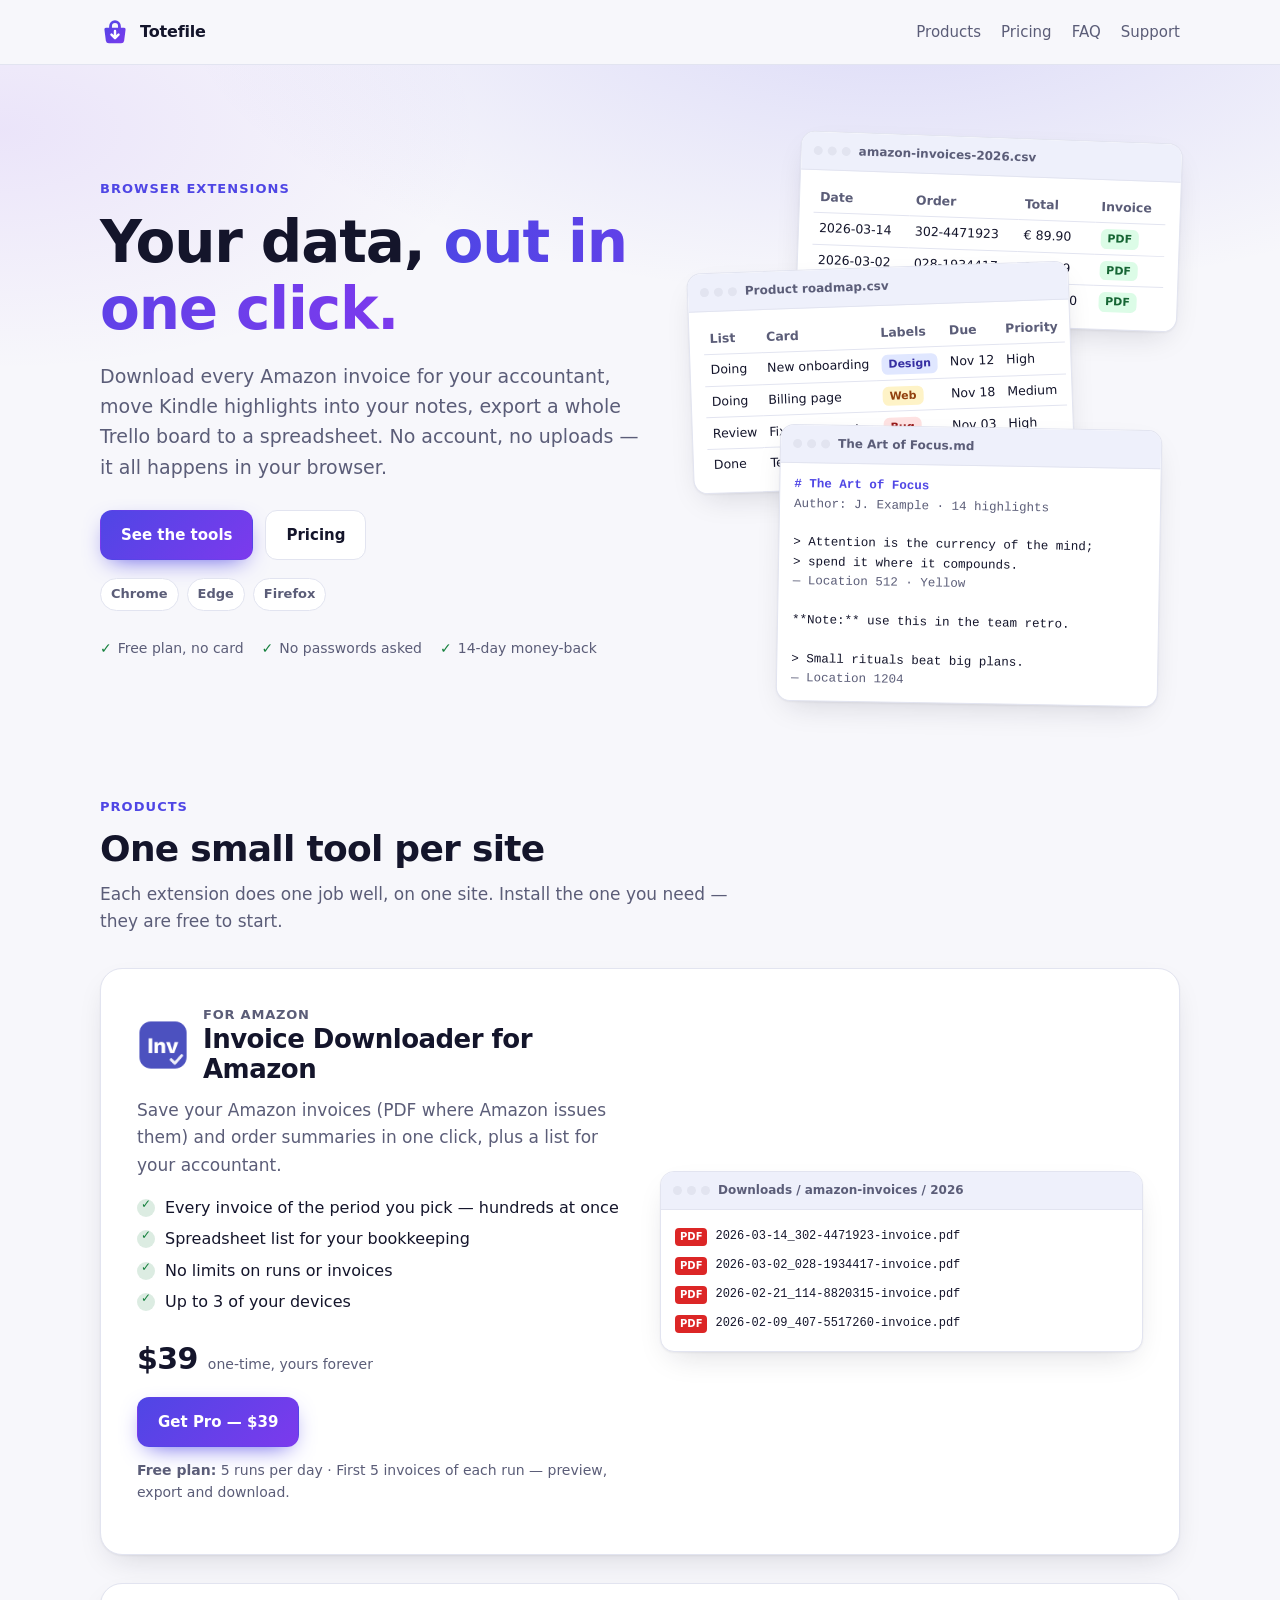
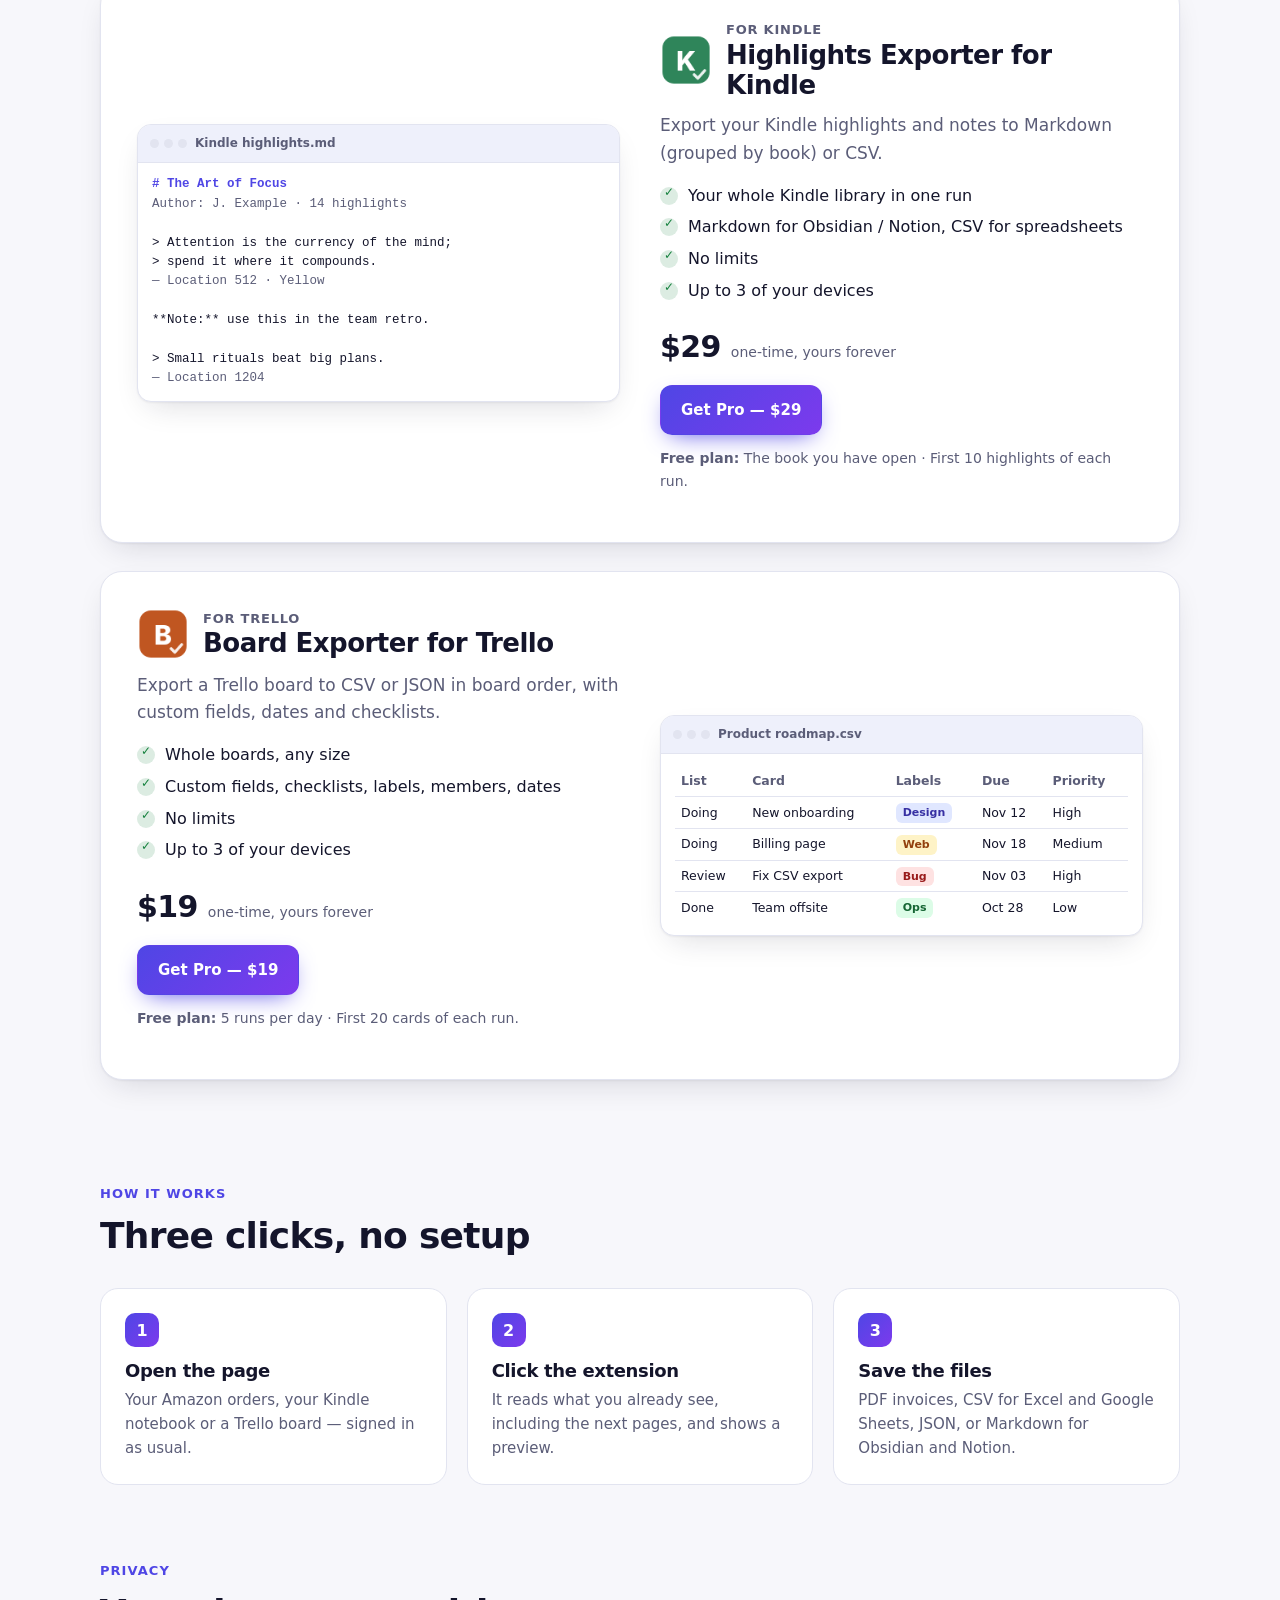
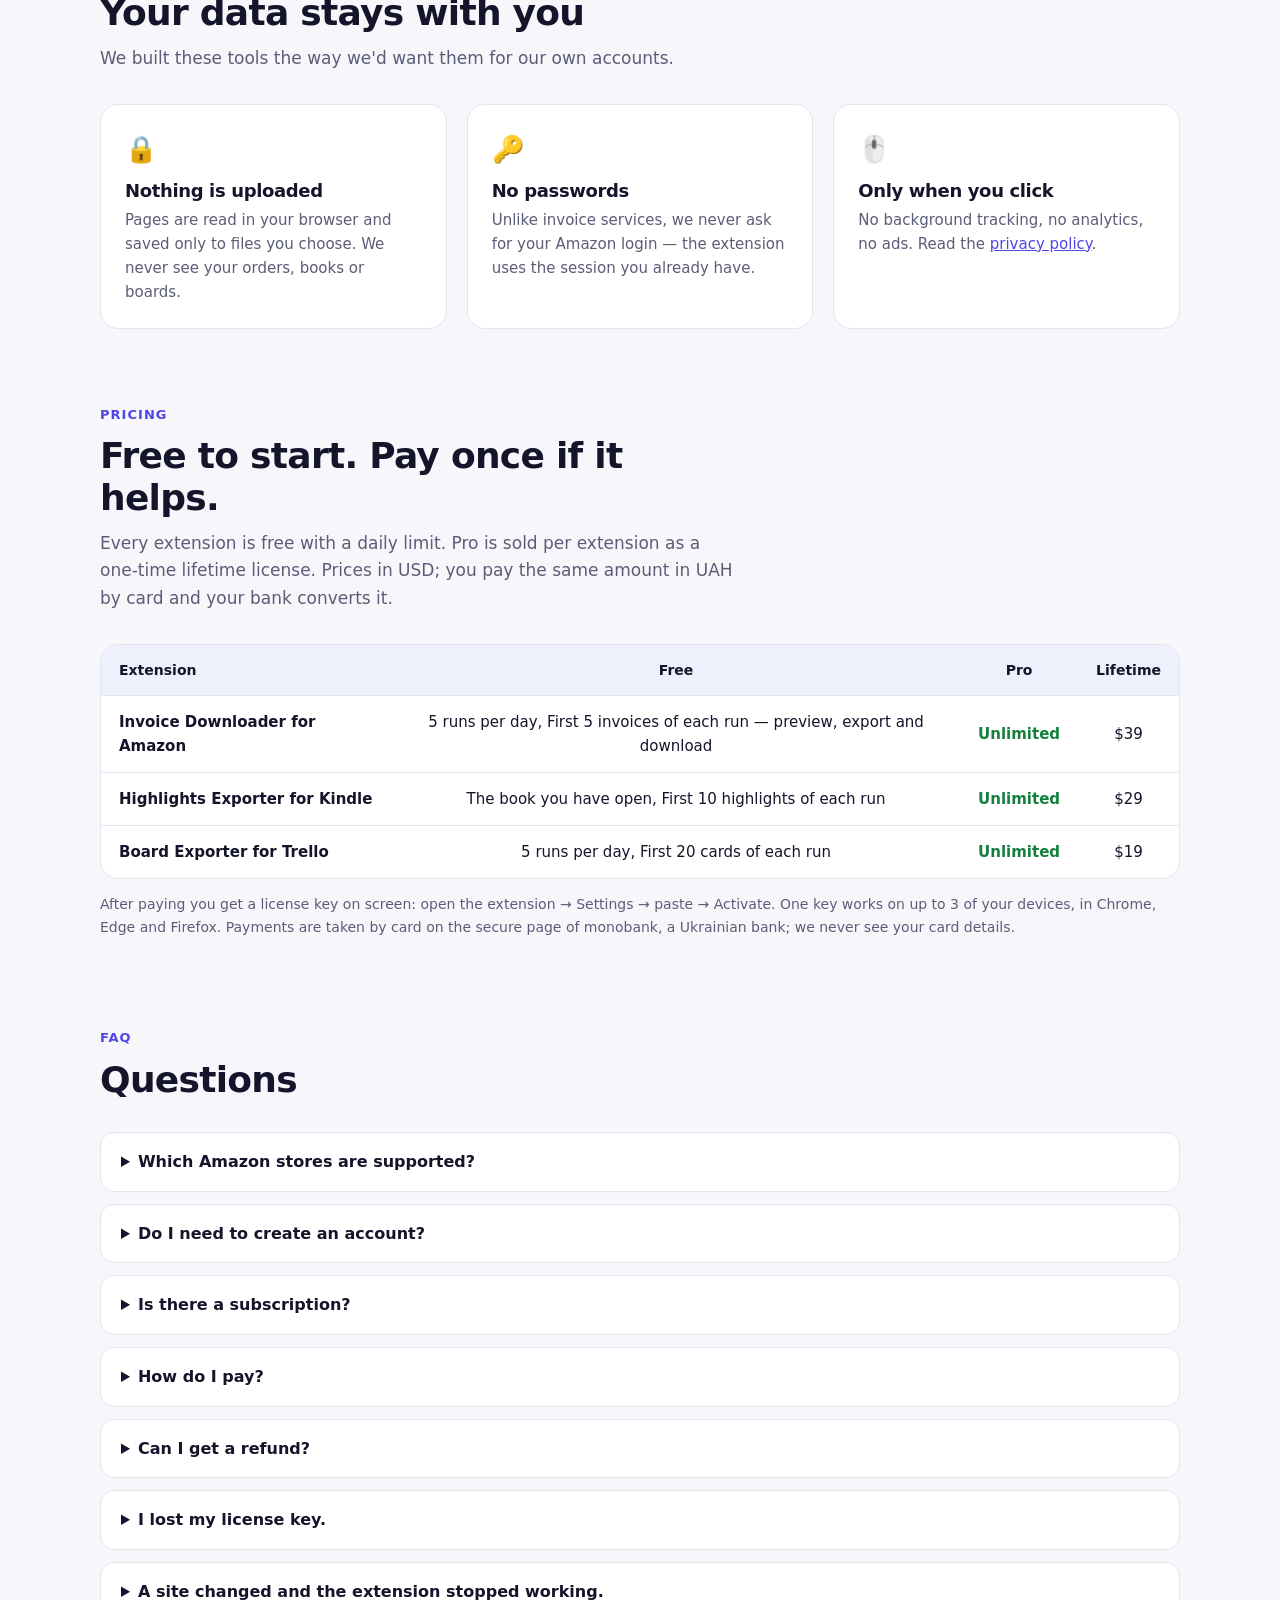
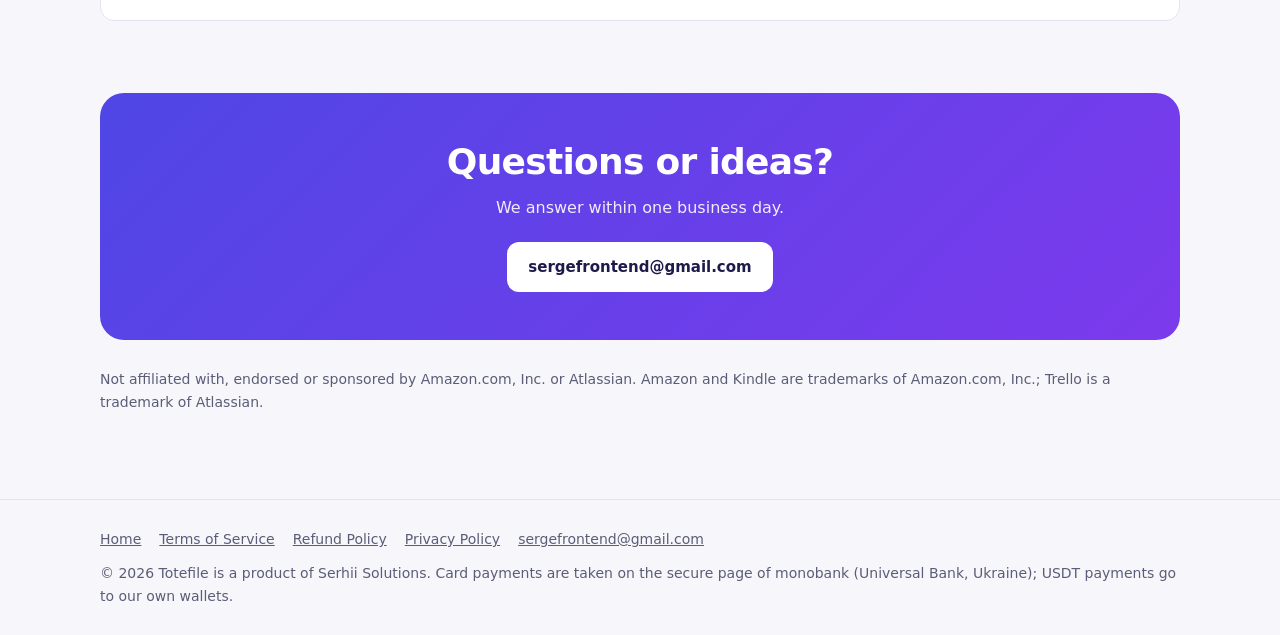
<file: site/index.html>
<!doctype html>
<html lang="en">
<head>
<meta charset="utf-8">
<meta name="viewport" content="width=device-width, initial-scale=1">
<title>Totefile — export your Amazon invoices, Kindle highlights and Trello boards</title>
<meta name="description" content="Browser extensions for Chrome, Edge and Firefox that export your Amazon invoices, Kindle highlights and Trello boards in one click. Private: your data never leaves your browser.">
<link rel="stylesheet" href="assets/site.css">
<link rel="icon" href="assets/favicon.svg" type="image/svg+xml">
<link rel="icon" href="assets/icon-32.png" sizes="32x32" type="image/png">
<link rel="apple-touch-icon" href="assets/icon-180.png">
<meta property="og:image" content="https://totefile.com/assets/icon-512.png">
</head>
<body>
<header class="site"><div class="wrap">
  <a class="brand" href="./"><img class="logo" src="assets/logo.svg" alt="" width="30" height="30">Totefile</a>
  <nav><a href="./#products">Products</a><a href="./#pricing">Pricing</a><a href="./#faq">FAQ</a><a href="./#support">Support</a></nav>
</div></header>
<main>
<section class="hero"><div class="wrap">
  <div>
    <span class="eyebrow">Browser extensions</span>
    <h1>Your data, <span class="grad">out in one click.</span></h1>
    <p class="lead">Download every Amazon invoice for your accountant, move Kindle highlights into your notes, export a whole Trello board to a spreadsheet. No account, no uploads — it all happens in your browser.</p>
    <div class="cta">
      <a class="btn primary" href="#products">See the tools</a>
      <a class="btn" href="#pricing">Pricing</a>
    </div>
    <div class="browsers"><span class="chip">Chrome</span><span class="chip">Edge</span><span class="chip">Firefox</span></div>
    <div class="trust"><span>Free plan, no card</span><span>No passwords asked</span><span>14-day money-back</span></div>
  </div>
  <div class="stack">
<div class="win"><div class="bar"><span class="dots"><i></i><i></i><i></i></span>amazon-invoices-2026.csv</div><div class="body"><table>
  <tr><th>Date</th><th>Order</th><th>Total</th><th>Invoice</th></tr>
  <tr><td>2026-03-14</td><td>302-4471923</td><td>€ 89.90</td><td><span class="tag g">PDF</span></td></tr>
  <tr><td>2026-03-02</td><td>028-1934417</td><td>€ 24.99</td><td><span class="tag g">PDF</span></td></tr>
  <tr><td>2026-02-21</td><td>114-8820315</td><td>€ 312.00</td><td><span class="tag g">PDF</span></td></tr>
</table></div></div>
<div class="win"><div class="bar"><span class="dots"><i></i><i></i><i></i></span>Product roadmap.csv</div><div class="body"><table>
  <tr><th>List</th><th>Card</th><th>Labels</th><th>Due</th><th>Priority</th></tr>
  <tr><td>Doing</td><td>New onboarding</td><td><span class="tag b">Design</span></td><td>Nov 12</td><td>High</td></tr>
  <tr><td>Doing</td><td>Billing page</td><td><span class="tag y">Web</span></td><td>Nov 18</td><td>Medium</td></tr>
  <tr><td>Review</td><td>Fix CSV export</td><td><span class="tag r">Bug</span></td><td>Nov 03</td><td>High</td></tr>
  <tr><td>Done</td><td>Team offsite</td><td><span class="tag g">Ops</span></td><td>Oct 28</td><td>Low</td></tr>
</table></div></div>
<div class="win"><div class="bar"><span class="dots"><i></i><i></i><i></i></span>The Art of Focus.md</div><div class="body"><pre><span class="h"># The Art of Focus</span>
<span class="q">Author: J. Example · 14 highlights</span>

> Attention is the currency of the mind;
> spend it where it compounds.
<span class="q">— Location 512 · Yellow</span>

**Note:** use this in the team retro.

> Small rituals beat big plans.
<span class="q">— Location 1204</span></pre></div></div></div>
</div></section>

<div class="wrap">
<section class="section" id="products">
  <div class="section-head"><span class="eyebrow">Products</span><h2>One small tool per site</h2><p>Each extension does one job well, on one site. Install the one you need — they are free to start.</p></div>
  
<article class="product" id="amazon-invoices">
  <div class="info">
    <div class="head"><img src="assets/img/amazon-invoices.png" alt="" width="52" height="52"><div><div class="for">For Amazon</div><h3>Invoice Downloader for Amazon</h3></div></div>
    <p class="tagline">Save your Amazon invoices (PDF where Amazon issues them) and order summaries in one click, plus a list for your accountant.</p>
    <ul class="ticks"><li>Every invoice of the period you pick — hundreds at once</li><li>Spreadsheet list for your bookkeeping</li><li>No limits on runs or invoices</li><li>Up to 3 of your devices</li></ul>
    <div class="price-row"><span class="big">$39</span><span class="sub">one-time, yours forever</span></div>
    <div class="cta">
      <a class="btn primary" href="buy.html?p=amazon-invoices&amp;plan=lifetime">Get Pro — $39</a>
      
    </div>
    <p class="free-note"><strong>Free plan:</strong> 5 runs per day · First 5 invoices of each run — preview, export and download.</p>
  </div>
  <div class="demo">
<div class="win"><div class="bar"><span class="dots"><i></i><i></i><i></i></span>Downloads / amazon-invoices / 2026</div><div class="body">
  <div class="file"><b>PDF</b>2026-03-14_302-4471923-invoice.pdf</div>
  <div class="file"><b>PDF</b>2026-03-02_028-1934417-invoice.pdf</div>
  <div class="file"><b>PDF</b>2026-02-21_114-8820315-invoice.pdf</div>
  <div class="file"><b>PDF</b>2026-02-09_407-5517260-invoice.pdf</div>
</div></div></div>
</article>

<article class="product flip" id="kindle-highlights-export">
  <div class="info">
    <div class="head"><img src="assets/img/kindle-highlights-export.png" alt="" width="52" height="52"><div><div class="for">For Kindle</div><h3>Highlights Exporter for Kindle</h3></div></div>
    <p class="tagline">Export your Kindle highlights and notes to Markdown (grouped by book) or CSV.</p>
    <ul class="ticks"><li>Your whole Kindle library in one run</li><li>Markdown for Obsidian / Notion, CSV for spreadsheets</li><li>No limits</li><li>Up to 3 of your devices</li></ul>
    <div class="price-row"><span class="big">$29</span><span class="sub">one-time, yours forever</span></div>
    <div class="cta">
      <a class="btn primary" href="buy.html?p=kindle-highlights-export&amp;plan=lifetime">Get Pro — $29</a>
      
    </div>
    <p class="free-note"><strong>Free plan:</strong> The book you have open · First 10 highlights of each run.</p>
  </div>
  <div class="demo">
<div class="win"><div class="bar"><span class="dots"><i></i><i></i><i></i></span>Kindle highlights.md</div><div class="body"><pre><span class="h"># The Art of Focus</span>
<span class="q">Author: J. Example · 14 highlights</span>

> Attention is the currency of the mind;
> spend it where it compounds.
<span class="q">— Location 512 · Yellow</span>

**Note:** use this in the team retro.

> Small rituals beat big plans.
<span class="q">— Location 1204</span></pre></div></div></div>
</article>

<article class="product" id="trello-export">
  <div class="info">
    <div class="head"><img src="assets/img/trello-export.png" alt="" width="52" height="52"><div><div class="for">For Trello</div><h3>Board Exporter for Trello</h3></div></div>
    <p class="tagline">Export a Trello board to CSV or JSON in board order, with custom fields, dates and checklists.</p>
    <ul class="ticks"><li>Whole boards, any size</li><li>Custom fields, checklists, labels, members, dates</li><li>No limits</li><li>Up to 3 of your devices</li></ul>
    <div class="price-row"><span class="big">$19</span><span class="sub">one-time, yours forever</span></div>
    <div class="cta">
      <a class="btn primary" href="buy.html?p=trello-export&amp;plan=lifetime">Get Pro — $19</a>
      
    </div>
    <p class="free-note"><strong>Free plan:</strong> 5 runs per day · First 20 cards of each run.</p>
  </div>
  <div class="demo">
<div class="win"><div class="bar"><span class="dots"><i></i><i></i><i></i></span>Product roadmap.csv</div><div class="body"><table>
  <tr><th>List</th><th>Card</th><th>Labels</th><th>Due</th><th>Priority</th></tr>
  <tr><td>Doing</td><td>New onboarding</td><td><span class="tag b">Design</span></td><td>Nov 12</td><td>High</td></tr>
  <tr><td>Doing</td><td>Billing page</td><td><span class="tag y">Web</span></td><td>Nov 18</td><td>Medium</td></tr>
  <tr><td>Review</td><td>Fix CSV export</td><td><span class="tag r">Bug</span></td><td>Nov 03</td><td>High</td></tr>
  <tr><td>Done</td><td>Team offsite</td><td><span class="tag g">Ops</span></td><td>Oct 28</td><td>Low</td></tr>
</table></div></div></div>
</article>
</section>

<section class="section" id="how">
  <div class="section-head"><span class="eyebrow">How it works</span><h2>Three clicks, no setup</h2></div>
  <div class="grid3">
    <div class="tile"><div class="num">1</div><h3>Open the page</h3><p>Your Amazon orders, your Kindle notebook or a Trello board — signed in as usual.</p></div>
    <div class="tile"><div class="num">2</div><h3>Click the extension</h3><p>It reads what you already see, including the next pages, and shows a preview.</p></div>
    <div class="tile"><div class="num">3</div><h3>Save the files</h3><p>PDF invoices, CSV for Excel and Google Sheets, JSON, or Markdown for Obsidian and Notion.</p></div>
  </div>
</section>

<section class="section" id="privacy">
  <div class="section-head"><span class="eyebrow">Privacy</span><h2>Your data stays with you</h2><p>We built these tools the way we'd want them for our own accounts.</p></div>
  <div class="grid3">
    <div class="tile"><div class="ico">🔒</div><h3>Nothing is uploaded</h3><p>Pages are read in your browser and saved only to files you choose. We never see your orders, books or boards.</p></div>
    <div class="tile"><div class="ico">🔑</div><h3>No passwords</h3><p>Unlike invoice services, we never ask for your Amazon login — the extension uses the session you already have.</p></div>
    <div class="tile"><div class="ico">🖱️</div><h3>Only when you click</h3><p>No background tracking, no analytics, no ads. Read the <a href="PRIVACY.html">privacy policy</a>.</p></div>
  </div>
</section>

<section class="section" id="pricing">
  <div class="section-head"><span class="eyebrow">Pricing</span><h2>Free to start. Pay once if it helps.</h2><p>Every extension is free with a daily limit. Pro is sold per extension as a one-time lifetime license. Prices in USD; you pay the same amount in UAH by card and your bank converts it.</p></div>
  <div class="table-scroll"><table class="compare">
    <tr><th>Extension</th><th>Free</th><th>Pro</th><th>Lifetime</th></tr>
    <tr><td><strong>Invoice Downloader for Amazon</strong></td><td>5 runs per day, First 5 invoices of each run — preview, export and download</td><td><span class="yes">Unlimited</span></td><td>$39</td></tr><tr><td><strong>Highlights Exporter for Kindle</strong></td><td>The book you have open, First 10 highlights of each run</td><td><span class="yes">Unlimited</span></td><td>$29</td></tr><tr><td><strong>Board Exporter for Trello</strong></td><td>5 runs per day, First 20 cards of each run</td><td><span class="yes">Unlimited</span></td><td>$19</td></tr>
  </table></div>
  <p class="note">After paying you get a license key on screen: open the extension → Settings → paste → Activate. One key works on up to 3 of your devices, in Chrome, Edge and Firefox. Payments are taken by card on the secure page of monobank, a Ukrainian bank; we never see your card details.</p>
</section>

<section class="section" id="faq">
  <div class="section-head"><span class="eyebrow">FAQ</span><h2>Questions</h2></div>
  <details><summary>Which Amazon stores are supported?</summary><p>All Amazon marketplaces that have the "Your Orders" page — .com, .co.uk, .de, .fr, .it, .es, .pl, .nl, .se, .ca, .com.au and others. PDF invoices are saved where Amazon issues them; for other orders you get the order summary.</p></details>
  <details><summary>Do I need to create an account?</summary><p>No. Install the extension and use it. For Pro you only paste the license key you get after paying.</p></details>
  <details><summary>Is there a subscription?</summary><p>No. Pro is a one-time payment and includes future updates. Nothing renews and you are never charged again.</p></details>
  <details><summary>How do I pay?</summary><p>Click "Get Pro", and you get an amount and an order code. Pay on monobank's secure page with any Visa or Mastercard, Apple Pay or Google Pay, with the code in the comment. Your license key appears on our page within a minute. Prefer crypto? Pick "Pay with USDT", send USDT on TRON, BNB Smart Chain, Solana or TON and paste the transaction hash — the key appears as soon as the transfer is confirmed.</p></details>
  <details><summary>Can I get a refund?</summary><p>Yes — full refund within 14 days, no questions asked. See the <a href="refund.html">Refund Policy</a>.</p></details>
  <details><summary>I lost my license key.</summary><p>Email <a href="mailto:sergefrontend@gmail.com">sergefrontend@gmail.com</a> from the address you paid with and we'll send it again.</p></details>
  <details><summary>A site changed and the extension stopped working.</summary><p>It happens — Amazon, Kindle and Trello redesign their pages. Click "Report a problem" in the extension and email us the file; we usually fix it within days.</p></details>
</section>

<section class="final" id="support">
  <h2>Questions or ideas?</h2>
  <p>We answer within one business day.</p>
  <a class="btn" href="mailto:sergefrontend@gmail.com">sergefrontend@gmail.com</a>
</section>
<p class="note" style="margin-top:28px">Not affiliated with, endorsed or sponsored by Amazon.com, Inc. or Atlassian. Amazon and Kindle are trademarks of Amazon.com, Inc.; Trello is a trademark of Atlassian.</p>
</div>
</main>
<footer><div class="wrap">
  <a href="./">Home</a><a href="terms.html">Terms of Service</a><a href="refund.html">Refund Policy</a><a href="PRIVACY.html">Privacy Policy</a><a href="mailto:sergefrontend@gmail.com">sergefrontend@gmail.com</a>
  <p>© 2026 Totefile is a product of Serhii Solutions. Card payments are taken on the secure page of monobank (Universal Bank, Ukraine); USDT payments go to our own wallets.</p>
</div></footer>

</body>
</html>
</file>
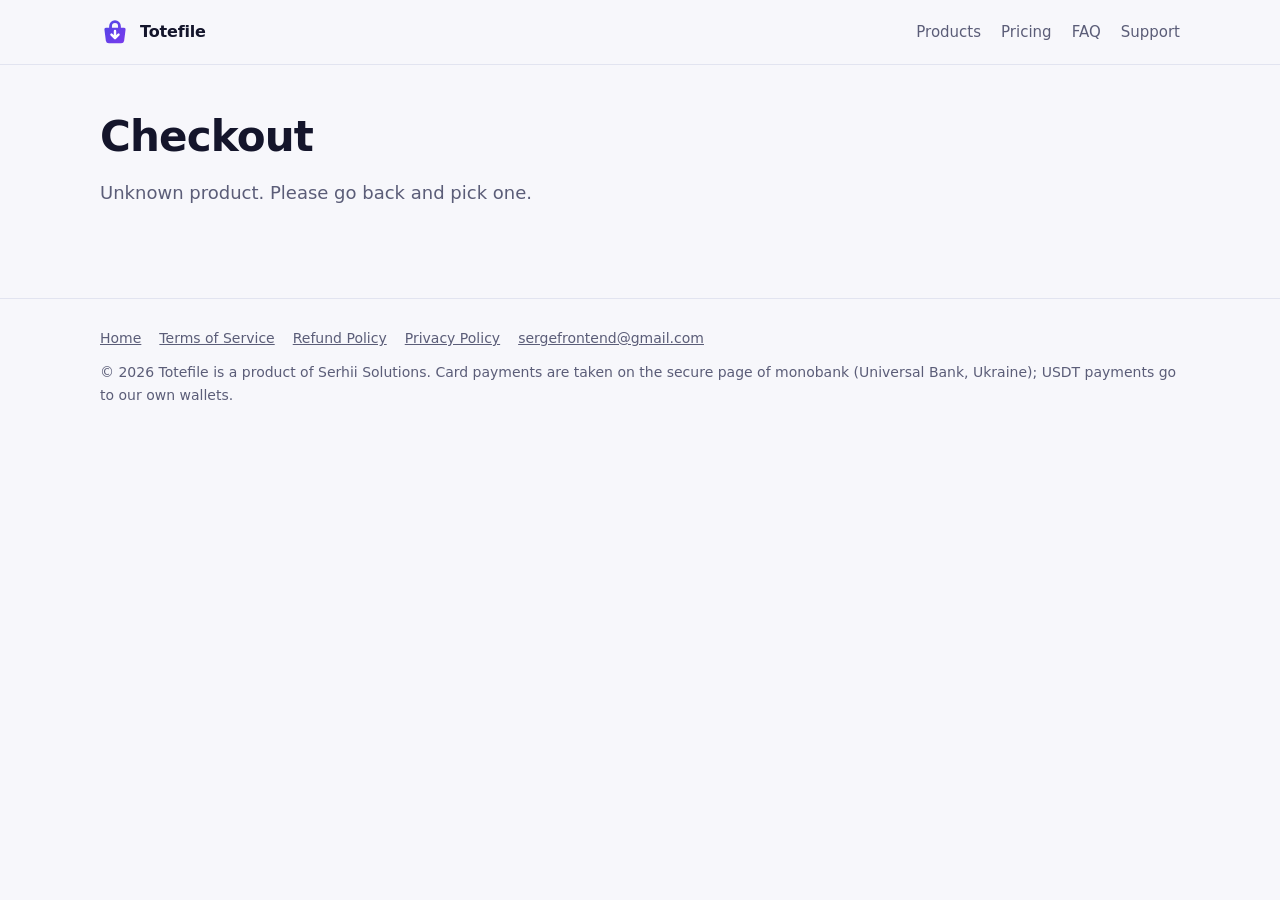
<file: site/buy.html>
<!doctype html>
<html lang="en">
<head>
<meta charset="utf-8">
<meta name="viewport" content="width=device-width, initial-scale=1">
<title>Checkout</title>
<meta name="description" content="Buy a Pro license.">
<link rel="stylesheet" href="assets/site.css">
<link rel="icon" href="assets/favicon.svg" type="image/svg+xml">
<link rel="icon" href="assets/icon-32.png" sizes="32x32" type="image/png">
<link rel="apple-touch-icon" href="assets/icon-180.png">
<meta property="og:image" content="https://totefile.com/assets/icon-512.png">
</head>
<body>
<header class="site"><div class="wrap">
  <a class="brand" href="./"><img class="logo" src="assets/logo.svg" alt="" width="30" height="30">Totefile</a>
  <nav><a href="./#products">Products</a><a href="./#pricing">Pricing</a><a href="./#faq">FAQ</a><a href="./#support">Support</a></nav>
</div></header>
<main><div class="wrap">
<div class="doc">
<h1 id="title">Checkout</h1>
<p id="status" class="lead">Opening the secure checkout…</p>

<noscript><p>The checkout needs JavaScript.</p></noscript>
</div></div></main>
<footer><div class="wrap">
  <a href="./">Home</a><a href="terms.html">Terms of Service</a><a href="refund.html">Refund Policy</a><a href="PRIVACY.html">Privacy Policy</a><a href="mailto:sergefrontend@gmail.com">sergefrontend@gmail.com</a>
  <p>© 2026 Totefile is a product of Serhii Solutions. Card payments are taken on the secure page of monobank (Universal Bank, Ukraine); USDT payments go to our own wallets.</p>
</div></footer>
<script src="assets/config.js"></script>
<script>(function () {
  // While sales are closed buy.js shows the waitlist; ?test=1 opens the jar checkout anyway.
  var s = document.createElement('script');
  s.src = !window.SHOP.salesOpen && new URLSearchParams(location.search).get('test') !== '1' ? 'assets/buy.js' : 'assets/buy-mono.js';
  document.body.appendChild(s);
})();</script>
</body>
</html>
</file>
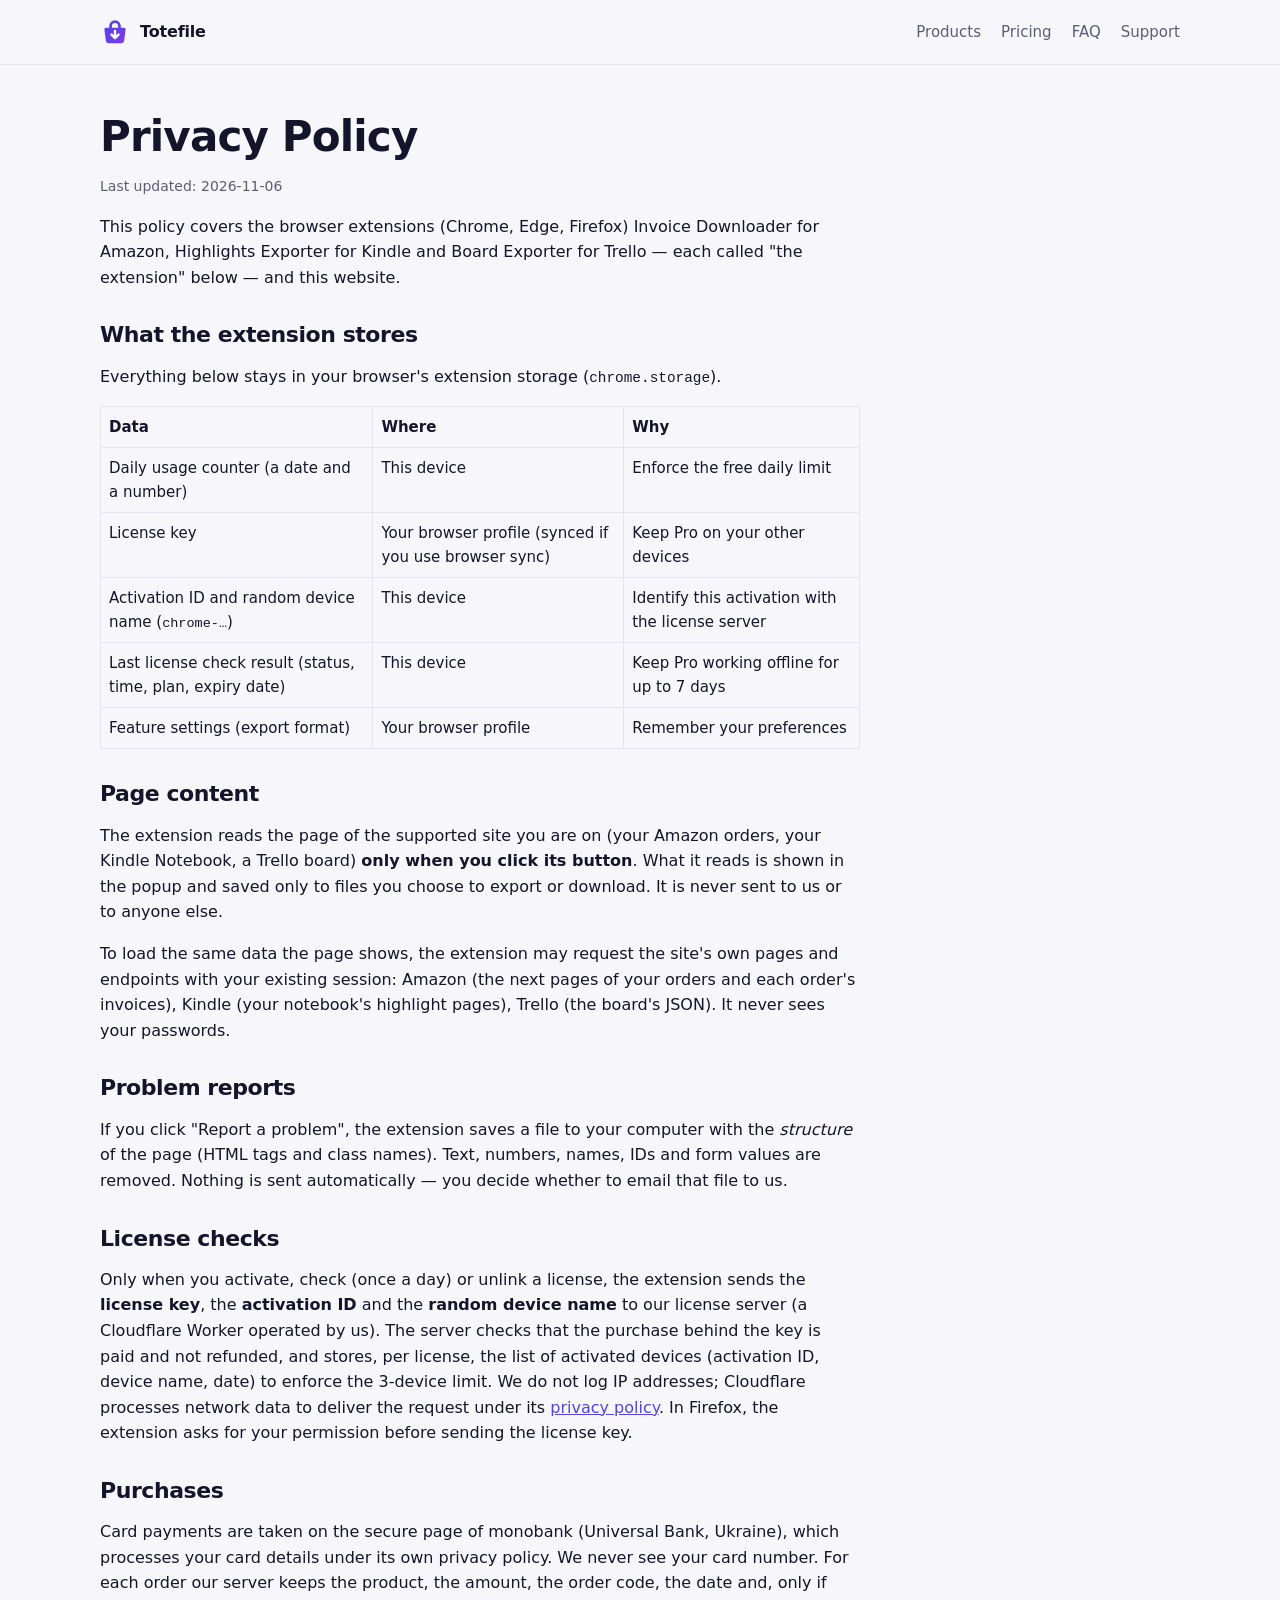
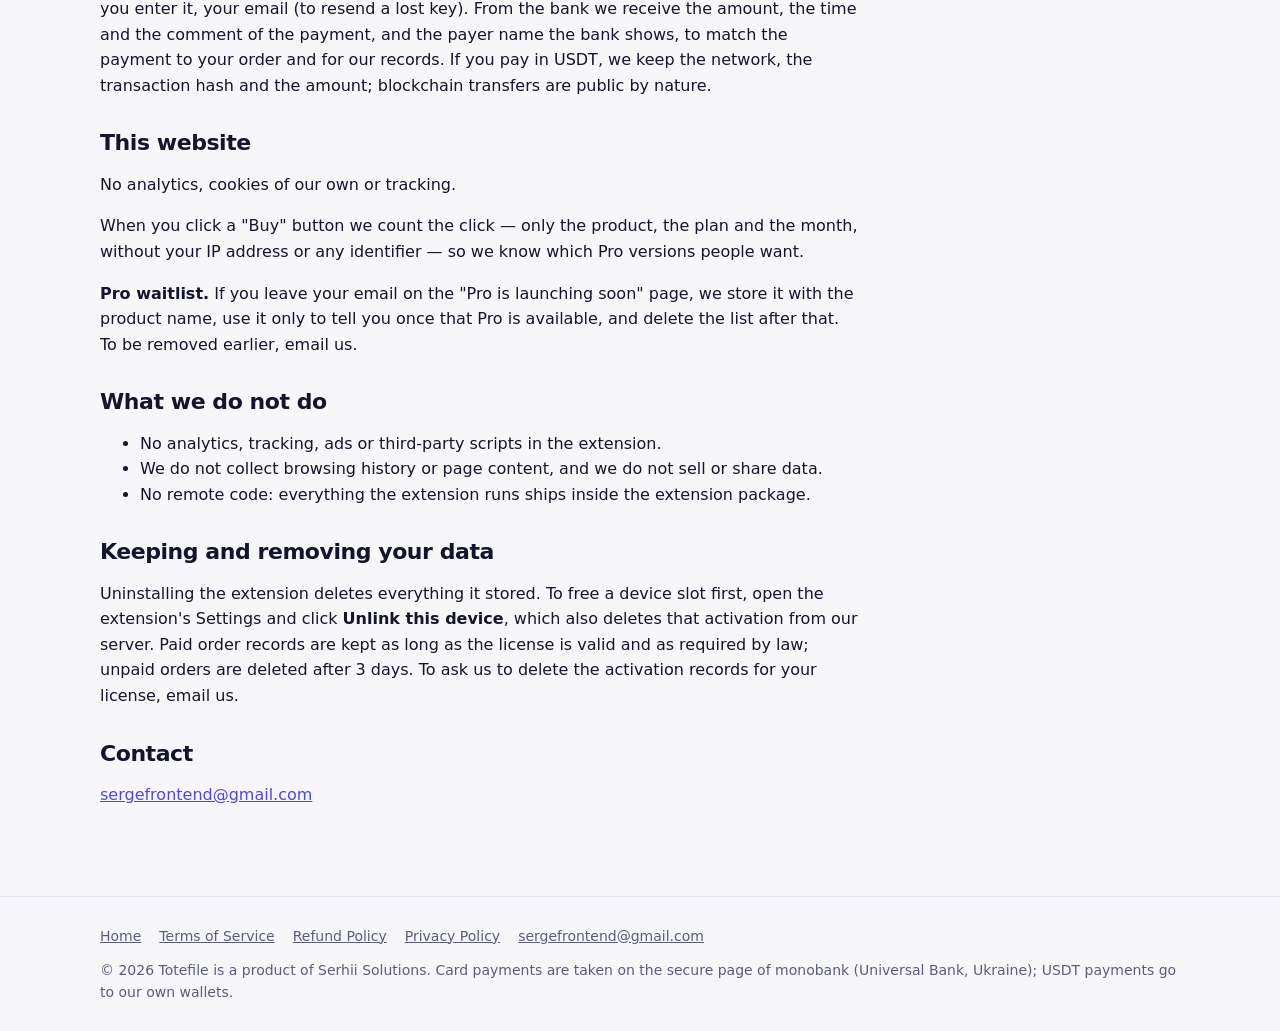
<file: site/PRIVACY.html>
<!doctype html>
<html lang="en">
<head>
<meta charset="utf-8">
<meta name="viewport" content="width=device-width, initial-scale=1">
<title>Privacy Policy</title>
<meta name="description" content="Privacy policy for our browser extensions and website.">
<link rel="stylesheet" href="assets/site.css">
<link rel="icon" href="assets/favicon.svg" type="image/svg+xml">
<link rel="icon" href="assets/icon-32.png" sizes="32x32" type="image/png">
<link rel="apple-touch-icon" href="assets/icon-180.png">
<meta property="og:image" content="https://totefile.com/assets/icon-512.png">
</head>
<body>
<header class="site"><div class="wrap">
  <a class="brand" href="./"><img class="logo" src="assets/logo.svg" alt="" width="30" height="30">Totefile</a>
  <nav><a href="./#products">Products</a><a href="./#pricing">Pricing</a><a href="./#faq">FAQ</a><a href="./#support">Support</a></nav>
</div></header>
<main><div class="wrap"><div class="doc"><h1>Privacy Policy</h1>
<p class="note">Last updated: 2026-11-06</p>
<p>This policy covers the browser extensions (Chrome, Edge, Firefox) Invoice Downloader for Amazon, Highlights Exporter for Kindle and Board Exporter for Trello — each called "the extension" below — and this website.</p>

<h2>What the extension stores</h2>
<p>Everything below stays in your browser's extension storage (<code>chrome.storage</code>).</p>
<table>
<tr><th>Data</th><th>Where</th><th>Why</th></tr>
<tr><td>Daily usage counter (a date and a number)</td><td>This device</td><td>Enforce the free daily limit</td></tr>
<tr><td>License key</td><td>Your browser profile (synced if you use browser sync)</td><td>Keep Pro on your other devices</td></tr>
<tr><td>Activation ID and random device name (<code>chrome-…</code>)</td><td>This device</td><td>Identify this activation with the license server</td></tr>
<tr><td>Last license check result (status, time, plan, expiry date)</td><td>This device</td><td>Keep Pro working offline for up to 7 days</td></tr>
<tr><td>Feature settings (export format)</td><td>Your browser profile</td><td>Remember your preferences</td></tr>
</table>

<h2>Page content</h2>
<p>The extension reads the page of the supported site you are on (your Amazon orders, your Kindle Notebook, a Trello board) <strong>only when you click its button</strong>. What it reads is shown in the popup and saved only to files you choose to export or download. It is never sent to us or to anyone else.</p>
<p>To load the same data the page shows, the extension may request the site's own pages and endpoints with your existing session: Amazon (the next pages of your orders and each order's invoices), Kindle (your notebook's highlight pages), Trello (the board's JSON). It never sees your passwords.</p>

<h2>Problem reports</h2>
<p>If you click "Report a problem", the extension saves a file to your computer with the <em>structure</em> of the page (HTML tags and class names). Text, numbers, names, IDs and form values are removed. Nothing is sent automatically — you decide whether to email that file to us.</p>

<h2>License checks</h2>
<p>Only when you activate, check (once a day) or unlink a license, the extension sends the <strong>license key</strong>, the <strong>activation ID</strong> and the <strong>random device name</strong> to our license server (a Cloudflare Worker operated by us). The server checks that the purchase behind the key is paid and not refunded, and stores, per license, the list of activated devices (activation ID, device name, date) to enforce the 3-device limit. We do not log IP addresses; Cloudflare processes network data to deliver the request under its <a href="https://www.cloudflare.com/privacypolicy/">privacy policy</a>. In Firefox, the extension asks for your permission before sending the license key.</p>

<h2>Purchases</h2>
<p>Card payments are taken on the secure page of monobank (Universal Bank, Ukraine), which processes your card details under its own privacy policy. We never see your card number. For each order our server keeps the product, the amount, the order code, the date and, only if you enter it, your email (to resend a lost key). From the bank we receive the amount, the time and the comment of the payment, and the payer name the bank shows, to match the payment to your order and for our records. If you pay in USDT, we keep the network, the transaction hash and the amount; blockchain transfers are public by nature.</p>

<h2>This website</h2>
<p>No analytics, cookies of our own or tracking.</p>
<p>When you click a "Buy" button we count the click — only the product, the plan and the month, without your IP address or any identifier — so we know which Pro versions people want.</p>
<p><strong>Pro waitlist.</strong> If you leave your email on the "Pro is launching soon" page, we store it with the product name, use it only to tell you once that Pro is available, and delete the list after that. To be removed earlier, email us.</p>

<h2>What we do not do</h2>
<ul>
<li>No analytics, tracking, ads or third-party scripts in the extension.</li>
<li>We do not collect browsing history or page content, and we do not sell or share data.</li>
<li>No remote code: everything the extension runs ships inside the extension package.</li>
</ul>

<h2>Keeping and removing your data</h2>
<p>Uninstalling the extension deletes everything it stored. To free a device slot first, open the extension's Settings and click <strong>Unlink this device</strong>, which also deletes that activation from our server. Paid order records are kept as long as the license is valid and as required by law; unpaid orders are deleted after 3 days. To ask us to delete the activation records for your license, email us.</p>

<h2>Contact</h2>
<p><a href="mailto:sergefrontend@gmail.com">sergefrontend@gmail.com</a></p>
</div></div></main>
<footer><div class="wrap">
  <a href="./">Home</a><a href="terms.html">Terms of Service</a><a href="refund.html">Refund Policy</a><a href="PRIVACY.html">Privacy Policy</a><a href="mailto:sergefrontend@gmail.com">sergefrontend@gmail.com</a>
  <p>© 2026 Totefile is a product of Serhii Solutions. Card payments are taken on the secure page of monobank (Universal Bank, Ukraine); USDT payments go to our own wallets.</p>
</div></footer>

</body>
</html>
</file>
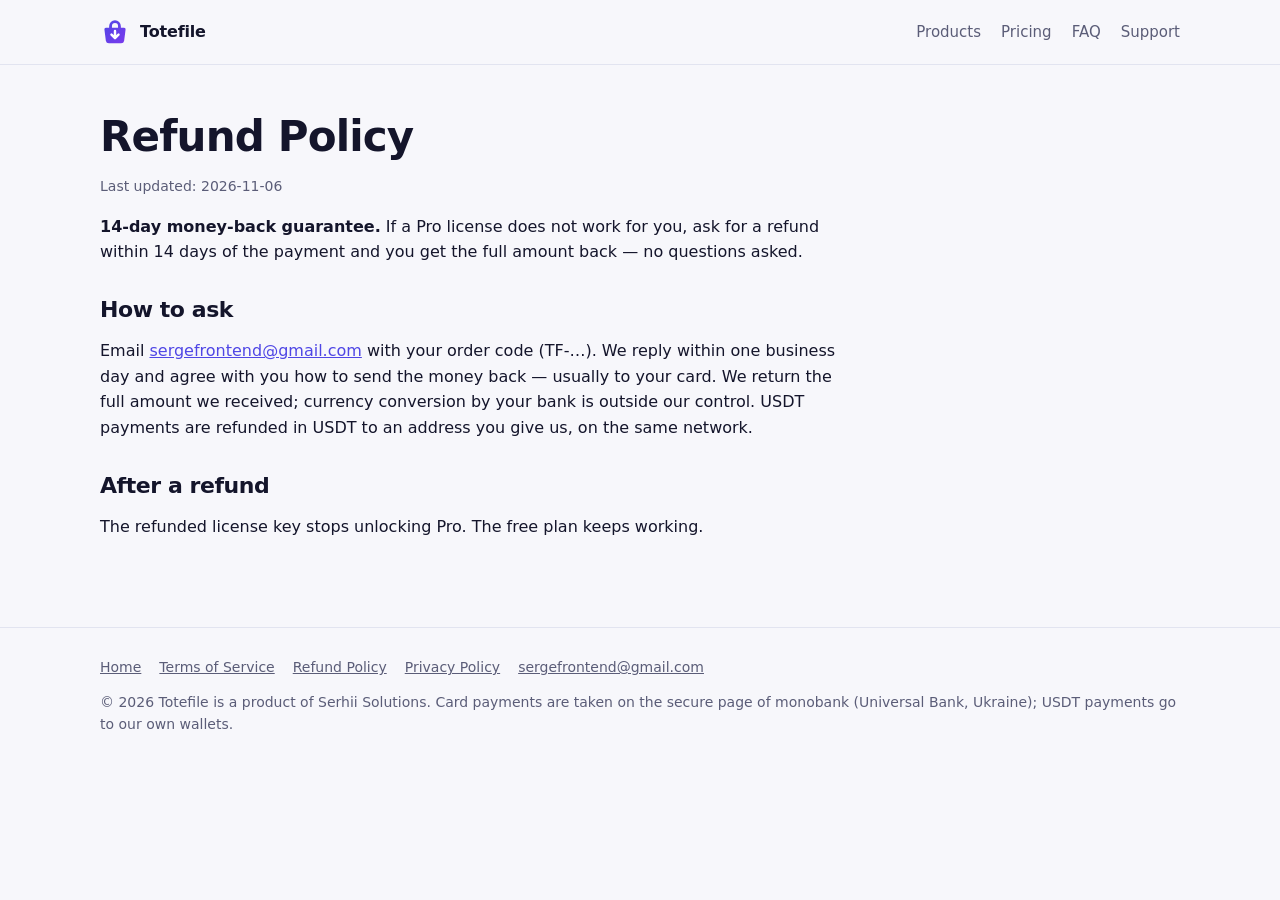
<file: site/refund.html>
<!doctype html>
<html lang="en">
<head>
<meta charset="utf-8">
<meta name="viewport" content="width=device-width, initial-scale=1">
<title>Refund Policy</title>
<meta name="description" content="Refund policy for Totefile Pro licenses.">
<link rel="stylesheet" href="assets/site.css">
<link rel="icon" href="assets/favicon.svg" type="image/svg+xml">
<link rel="icon" href="assets/icon-32.png" sizes="32x32" type="image/png">
<link rel="apple-touch-icon" href="assets/icon-180.png">
<meta property="og:image" content="https://totefile.com/assets/icon-512.png">
</head>
<body>
<header class="site"><div class="wrap">
  <a class="brand" href="./"><img class="logo" src="assets/logo.svg" alt="" width="30" height="30">Totefile</a>
  <nav><a href="./#products">Products</a><a href="./#pricing">Pricing</a><a href="./#faq">FAQ</a><a href="./#support">Support</a></nav>
</div></header>
<main><div class="wrap">
<div class="doc">
<h1>Refund Policy</h1>
<p class="note">Last updated: 2026-11-06</p>
<p><strong>14-day money-back guarantee.</strong> If a Pro license does not work for you, ask for a refund within 14 days of the payment and you get the full amount back — no questions asked.</p>
<h2>How to ask</h2>
<p>Email <a href="mailto:sergefrontend@gmail.com">sergefrontend@gmail.com</a> with your order code (TF-…). We reply within one business day and agree with you how to send the money back — usually to your card. We return the full amount we received; currency conversion by your bank is outside our control. USDT payments are refunded in USDT to an address you give us, on the same network.</p>
<h2>After a refund</h2>
<p>The refunded license key stops unlocking Pro. The free plan keeps working.</p>

</div></div></main>
<footer><div class="wrap">
  <a href="./">Home</a><a href="terms.html">Terms of Service</a><a href="refund.html">Refund Policy</a><a href="PRIVACY.html">Privacy Policy</a><a href="mailto:sergefrontend@gmail.com">sergefrontend@gmail.com</a>
  <p>© 2026 Totefile is a product of Serhii Solutions. Card payments are taken on the secure page of monobank (Universal Bank, Ukraine); USDT payments go to our own wallets.</p>
</div></footer>

</body>
</html>
</file>
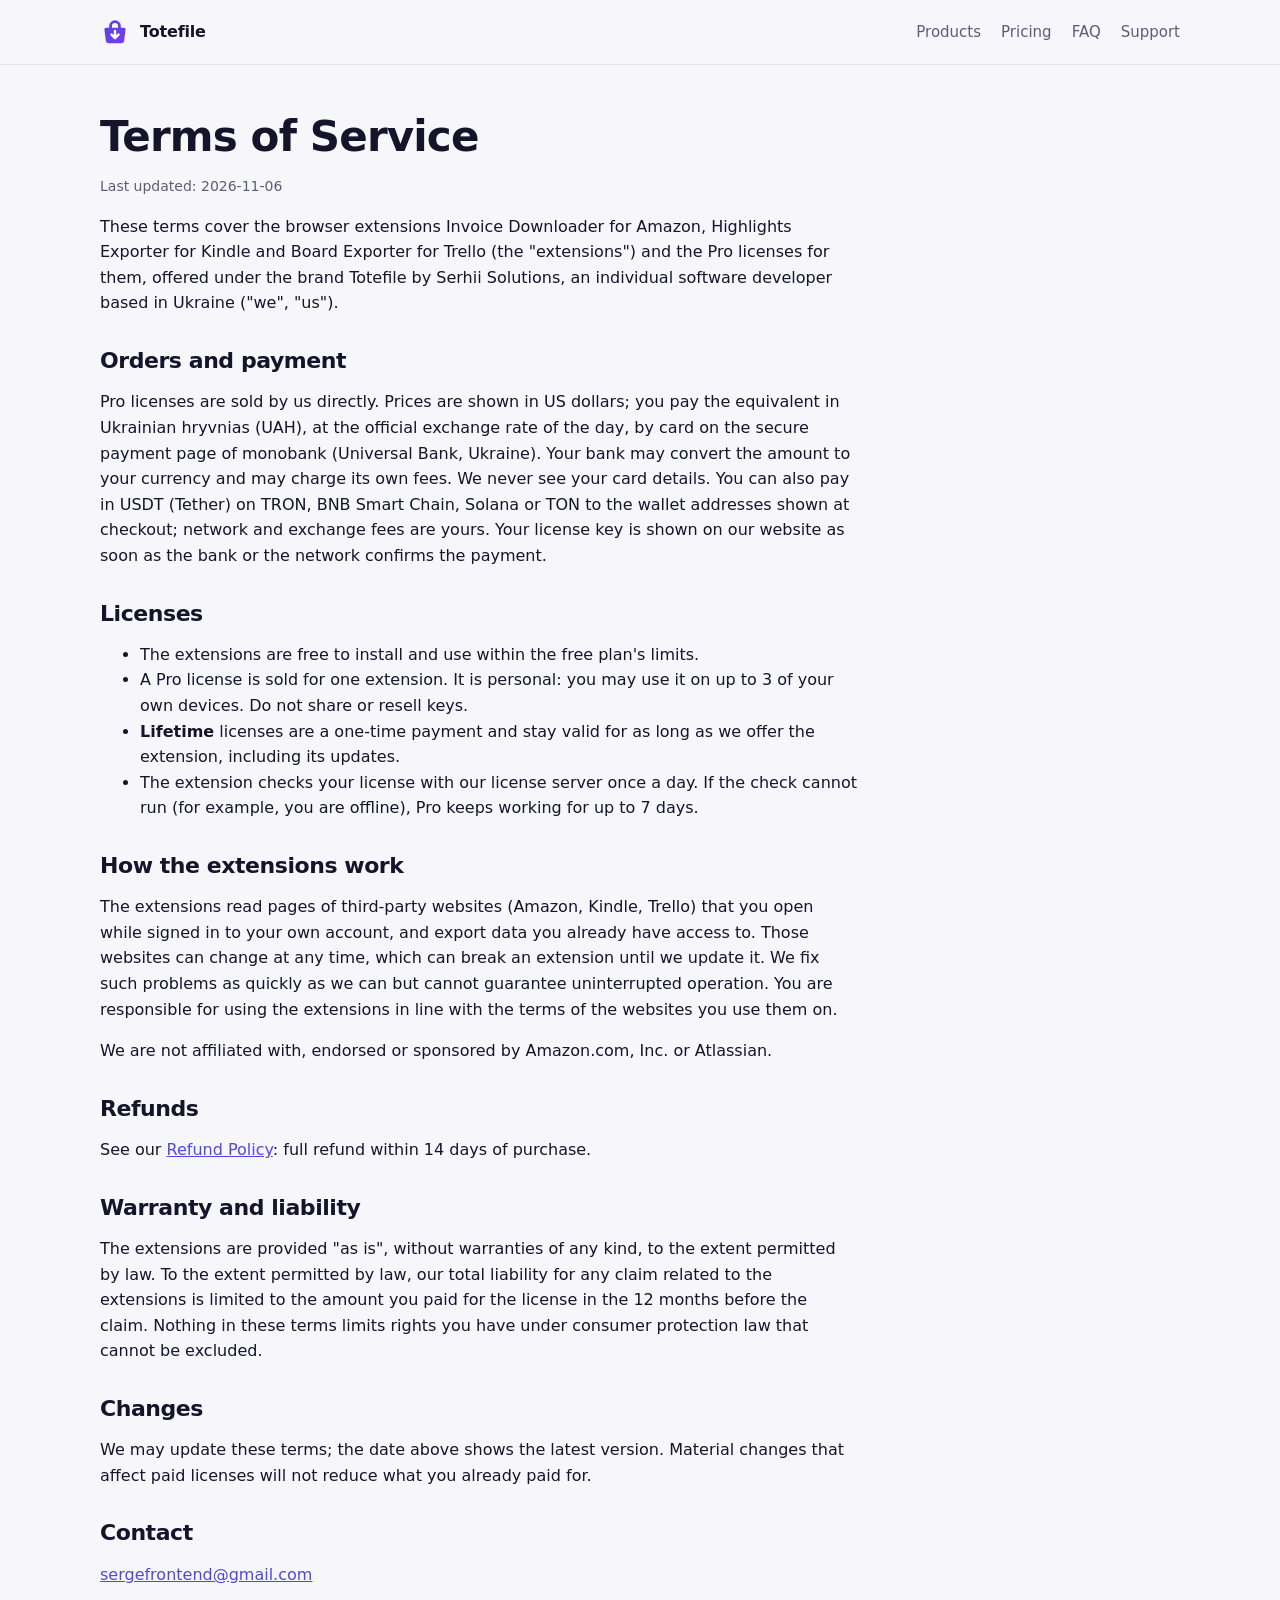
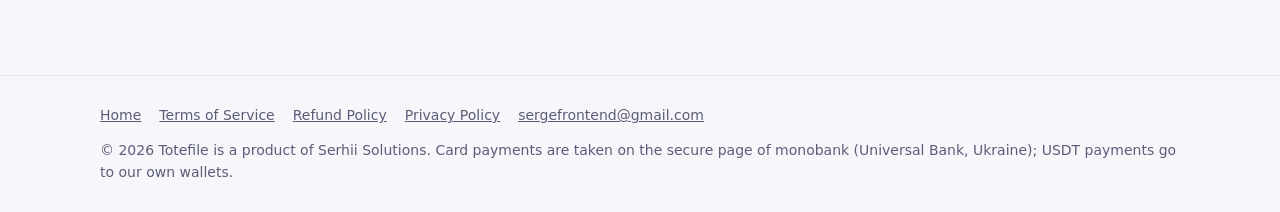
<file: site/terms.html>
<!doctype html>
<html lang="en">
<head>
<meta charset="utf-8">
<meta name="viewport" content="width=device-width, initial-scale=1">
<title>Terms of Service</title>
<meta name="description" content="Terms of Service for Totefile browser extensions.">
<link rel="stylesheet" href="assets/site.css">
<link rel="icon" href="assets/favicon.svg" type="image/svg+xml">
<link rel="icon" href="assets/icon-32.png" sizes="32x32" type="image/png">
<link rel="apple-touch-icon" href="assets/icon-180.png">
<meta property="og:image" content="https://totefile.com/assets/icon-512.png">
</head>
<body>
<header class="site"><div class="wrap">
  <a class="brand" href="./"><img class="logo" src="assets/logo.svg" alt="" width="30" height="30">Totefile</a>
  <nav><a href="./#products">Products</a><a href="./#pricing">Pricing</a><a href="./#faq">FAQ</a><a href="./#support">Support</a></nav>
</div></header>
<main><div class="wrap">
<div class="doc">
<h1>Terms of Service</h1>
<p class="note">Last updated: 2026-11-06</p>
<p>These terms cover the browser extensions Invoice Downloader for Amazon, Highlights Exporter for Kindle and Board Exporter for Trello (the "extensions") and the Pro licenses for them, offered under the brand Totefile by Serhii Solutions, an individual software developer based in Ukraine ("we", "us").</p>

<h2>Orders and payment</h2>
<p>Pro licenses are sold by us directly. Prices are shown in US dollars; you pay the equivalent in Ukrainian hryvnias (UAH), at the official exchange rate of the day, by card on the secure payment page of monobank (Universal Bank, Ukraine). Your bank may convert the amount to your currency and may charge its own fees. We never see your card details. You can also pay in USDT (Tether) on TRON, BNB Smart Chain, Solana or TON to the wallet addresses shown at checkout; network and exchange fees are yours. Your license key is shown on our website as soon as the bank or the network confirms the payment.</p>

<h2>Licenses</h2>
<ul>
  <li>The extensions are free to install and use within the free plan's limits.</li>
  <li>A Pro license is sold for one extension. It is personal: you may use it on up to 3 of your own devices. Do not share or resell keys.</li>
  
  <li><strong>Lifetime</strong> licenses are a one-time payment and stay valid for as long as we offer the extension, including its updates.</li>
  <li>The extension checks your license with our license server once a day. If the check cannot run (for example, you are offline), Pro keeps working for up to 7 days.</li>
</ul>

<h2>How the extensions work</h2>
<p>The extensions read pages of third-party websites (Amazon, Kindle, Trello) that you open while signed in to your own account, and export data you already have access to. Those websites can change at any time, which can break an extension until we update it. We fix such problems as quickly as we can but cannot guarantee uninterrupted operation. You are responsible for using the extensions in line with the terms of the websites you use them on.</p>
<p>We are not affiliated with, endorsed or sponsored by Amazon.com, Inc. or Atlassian.</p>

<h2>Refunds</h2>
<p>See our <a href="refund.html">Refund Policy</a>: full refund within 14 days of purchase.</p>

<h2>Warranty and liability</h2>
<p>The extensions are provided "as is", without warranties of any kind, to the extent permitted by law. To the extent permitted by law, our total liability for any claim related to the extensions is limited to the amount you paid for the license in the 12 months before the claim. Nothing in these terms limits rights you have under consumer protection law that cannot be excluded.</p>

<h2>Changes</h2>
<p>We may update these terms; the date above shows the latest version. Material changes that affect paid licenses will not reduce what you already paid for.</p>

<h2>Contact</h2>
<p><a href="mailto:sergefrontend@gmail.com">sergefrontend@gmail.com</a></p>
</div></div></main>
<footer><div class="wrap">
  <a href="./">Home</a><a href="terms.html">Terms of Service</a><a href="refund.html">Refund Policy</a><a href="PRIVACY.html">Privacy Policy</a><a href="mailto:sergefrontend@gmail.com">sergefrontend@gmail.com</a>
  <p>© 2026 Totefile is a product of Serhii Solutions. Card payments are taken on the secure page of monobank (Universal Bank, Ukraine); USDT payments go to our own wallets.</p>
</div></footer>

</body>
</html>
</file>
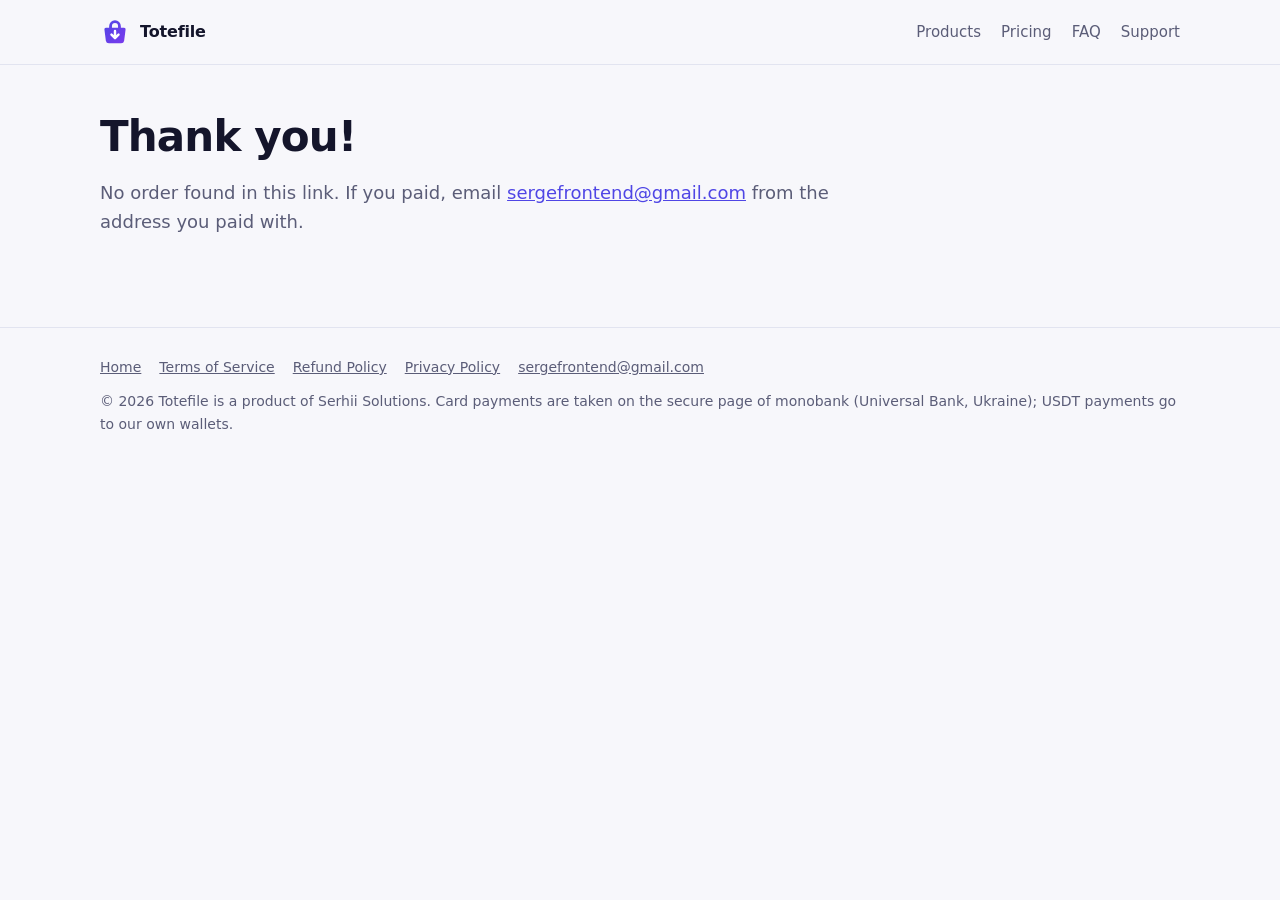
<file: site/thanks.html>
<!doctype html>
<html lang="en">
<head>
<meta charset="utf-8">
<meta name="viewport" content="width=device-width, initial-scale=1">
<title>Thank you — your license key</title>
<meta name="description" content="Your license key.">
<link rel="stylesheet" href="assets/site.css">
<link rel="icon" href="assets/favicon.svg" type="image/svg+xml">
<link rel="icon" href="assets/icon-32.png" sizes="32x32" type="image/png">
<link rel="apple-touch-icon" href="assets/icon-180.png">
<meta property="og:image" content="https://totefile.com/assets/icon-512.png">
</head>
<body>
<header class="site"><div class="wrap">
  <a class="brand" href="./"><img class="logo" src="assets/logo.svg" alt="" width="30" height="30">Totefile</a>
  <nav><a href="./#products">Products</a><a href="./#pricing">Pricing</a><a href="./#faq">FAQ</a><a href="./#support">Support</a></nav>
</div></header>
<main><div class="wrap">
<div class="doc">
<h1>Thank you!</h1>
<p id="status" class="lead">Getting your license key…</p>
<div id="result" hidden>
  <p>Your license key for <strong id="product"></strong>:</p>
  <div class="key" id="key"></div>
  <p><button class="btn primary" id="copy" type="button">Copy key</button></p>
  <h2>Activate Pro</h2>
  <ol>
    <li>Click the extension's icon in the browser toolbar → <strong>Settings</strong>.</li>
    <li>Paste the key and click <strong>Activate</strong>.</li>
  </ol>
  <p class="note"><strong>Save this key</strong> (for example in your password manager). It works on up to 3 devices. Lost it? Email <a href="mailto:sergefrontend@gmail.com">sergefrontend@gmail.com</a> with your order code (or the email you gave).</p>
</div>
</div></div></main>
<footer><div class="wrap">
  <a href="./">Home</a><a href="terms.html">Terms of Service</a><a href="refund.html">Refund Policy</a><a href="PRIVACY.html">Privacy Policy</a><a href="mailto:sergefrontend@gmail.com">sergefrontend@gmail.com</a>
  <p>© 2026 Totefile is a product of Serhii Solutions. Card payments are taken on the secure page of monobank (Universal Bank, Ukraine); USDT payments go to our own wallets.</p>
</div></footer>
<script src="assets/config.js"></script>
<script src="assets/thanks.js"></script>
</body>
</html>
</file>
<file: site/assets/site.css>
:root {
  --bg: #f7f7fb;
  --bg-2: #eef0fb;
  --fg: #14152b;
  --muted: #5b5d78;
  --line: #e2e4f0;
  --card: #ffffff;
  --accent: #4f46e5;
  --accent-2: #7c3aed;
  --accent-fg: #ffffff;
  --ok: #15803d;
  --amazon: #f59e0b;
  --kindle: #2f855a;
  --trello: #c05621;
  --shadow: 0 1px 2px rgba(20, 21, 43, .05), 0 12px 32px -12px rgba(20, 21, 43, .18);
  --mono: ui-monospace, SFMono-Regular, Menlo, Consolas, monospace;
}
@media (prefers-color-scheme: dark) {
  :root {
    --bg: #0e0f1a; --bg-2: #151733; --fg: #ecedf7; --muted: #a2a4c0; --line: #262842;
    --card: #171930; --accent: #8b85ff; --accent-2: #b38cff; --accent-fg: #0e0f1a; --ok: #4ade80;
    --shadow: 0 1px 2px rgba(0,0,0,.3), 0 16px 40px -16px rgba(0,0,0,.6);
  }
}
* { box-sizing: border-box; }
html { scroll-behavior: smooth; }
body { margin: 0; background: var(--bg); color: var(--fg); font: 16px/1.6 system-ui, -apple-system, "Segoe UI", Roboto, "Helvetica Neue", sans-serif; -webkit-font-smoothing: antialiased; }
a { color: var(--accent); }
img { max-width: 100%; display: block; }
.wrap { max-width: 1120px; margin: 0 auto; padding: 0 20px; }

/* header */
header.site { position: sticky; top: 0; z-index: 10; background: color-mix(in srgb, var(--bg) 85%, transparent); backdrop-filter: saturate(1.4) blur(10px); border-bottom: 1px solid var(--line); }
header.site .wrap { display: flex; align-items: center; justify-content: space-between; gap: 16px; min-height: 64px; flex-wrap: wrap; }
.brand { display: flex; align-items: center; gap: 10px; font-weight: 750; text-decoration: none; color: var(--fg); letter-spacing: -.01em; }
.brand .mark { width: 30px; height: 30px; border-radius: 9px; background: linear-gradient(135deg, var(--accent), var(--accent-2)); display: grid; place-items: center; color: #fff; font-size: 16px; box-shadow: 0 4px 12px -4px var(--accent); }
nav a { color: var(--muted); text-decoration: none; margin-left: 20px; font-size: 15px; font-weight: 500; }
nav a:hover { color: var(--fg); }
@media (max-width: 560px) { nav a { margin-left: 12px; font-size: 14px; } }

main { padding: 0 0 72px; }
h1, h2, h3 { letter-spacing: -.02em; line-height: 1.15; }
h2 { font-size: clamp(26px, 4vw, 36px); margin: 0 0 12px; }
.section { padding: 72px 0 0; }
.section-head { max-width: 640px; margin-bottom: 32px; }
.section-head p { color: var(--muted); margin: 0; font-size: 17px; }
.eyebrow { display: inline-block; font-size: 13px; font-weight: 700; letter-spacing: .08em; text-transform: uppercase; color: var(--accent); margin-bottom: 10px; }

/* hero */
.hero { padding: 72px 0 24px; background: radial-gradient(1200px 500px at 70% -10%, color-mix(in srgb, var(--accent) 16%, transparent), transparent 60%), radial-gradient(800px 400px at 0% 10%, color-mix(in srgb, var(--accent-2) 10%, transparent), transparent 60%); }
.hero .wrap { display: grid; grid-template-columns: 1.05fr .95fr; gap: 48px; align-items: center; }
@media (max-width: 900px) { .hero .wrap { grid-template-columns: 1fr; } }
.hero h1 { font-size: clamp(36px, 5.6vw, 58px); margin: 0 0 18px; }
.hero h1 .grad { background: linear-gradient(90deg, var(--accent), var(--accent-2)); -webkit-background-clip: text; background-clip: text; color: transparent; }
.hero .lead { font-size: 19px; color: var(--muted); margin: 0 0 28px; max-width: 540px; }
.cta { display: flex; gap: 12px; flex-wrap: wrap; align-items: center; }
.trust { display: flex; gap: 18px; flex-wrap: wrap; margin-top: 26px; color: var(--muted); font-size: 14px; }
.trust span::before { content: "✓"; color: var(--ok); font-weight: 800; margin-right: 6px; }
.browsers { display: flex; gap: 8px; margin-top: 18px; flex-wrap: wrap; }
.chip { display: inline-flex; align-items: center; gap: 6px; padding: 5px 10px; border-radius: 999px; background: var(--card); border: 1px solid var(--line); font-size: 13px; color: var(--muted); font-weight: 600; }

.btn { display: inline-flex; align-items: center; gap: 8px; padding: 12px 20px; border-radius: 12px; border: 1px solid var(--line); color: var(--fg); background: var(--card); text-decoration: none; font-weight: 650; cursor: pointer; font-size: 15px; transition: transform .15s ease, box-shadow .15s ease; }
.btn:hover { transform: translateY(-1px); box-shadow: var(--shadow); }
.btn.primary { background: linear-gradient(135deg, var(--accent), var(--accent-2)); color: #fff; border-color: transparent; box-shadow: 0 8px 24px -10px var(--accent); }
.btn.small { padding: 9px 14px; font-size: 14px; border-radius: 10px; }

/* hero visual: three stacked result cards */
.stack { position: relative; min-height: 560px; }
.stack .win { position: absolute; width: 78%; }
.stack .win:nth-child(1) { top: 0; right: 0; transform: rotate(2deg); }
.stack .win:nth-child(2) { top: 130px; left: 0; transform: rotate(-2deg); z-index: 2; }
.stack .win:nth-child(3) { top: 290px; right: 4%; transform: rotate(1deg); z-index: 3; }
@media (max-width: 900px) { .stack { min-height: 0; display: grid; gap: 16px; } .stack .win { position: static; width: 100%; transform: none !important; } }

/* "window" mock */
.win { background: var(--card); border: 1px solid var(--line); border-radius: 14px; box-shadow: var(--shadow); overflow: hidden; font-size: 13px; }
.win .bar { display: flex; align-items: center; gap: 8px; padding: 9px 12px; border-bottom: 1px solid var(--line); background: var(--bg-2); color: var(--muted); font-size: 12px; font-weight: 600; }
.win .dots { display: flex; gap: 5px; }
.win .dots i { width: 9px; height: 9px; border-radius: 50%; background: var(--line); display: block; }
.win .body { padding: 12px 14px; }
.win table { width: 100%; border-collapse: collapse; font-size: 12.5px; }
.win th, .win td { text-align: left; padding: 5px 6px; border-bottom: 1px solid var(--line); white-space: nowrap; }
.win th { color: var(--muted); font-weight: 600; }
.win tr:last-child td { border-bottom: 0; }
.win .file { display: flex; align-items: center; gap: 8px; padding: 5px 0; font-family: var(--mono); font-size: 12px; }
.win .file b { font-family: system-ui, sans-serif; font-size: 10px; color: #fff; background: #dc2626; border-radius: 4px; padding: 1px 5px; }
.win pre { margin: 0; font: 12.5px/1.55 var(--mono); white-space: pre-wrap; color: var(--fg); }
.win pre .h { color: var(--accent); font-weight: 700; }
.win pre .q { color: var(--muted); }
.tag { display: inline-block; padding: 1px 7px; border-radius: 6px; font-size: 11px; font-weight: 700; }
.tag.g { background: #dcfce7; color: #166534; } .tag.y { background: #fef3c7; color: #92400e; } .tag.r { background: #fee2e2; color: #991b1b; } .tag.b { background: #e0e7ff; color: #3730a3; }

/* products */
.product { display: grid; grid-template-columns: 1fr 1fr; gap: 40px; align-items: center; background: var(--card); border: 1px solid var(--line); border-radius: 22px; padding: 36px; box-shadow: var(--shadow); margin-bottom: 28px; }
.product.flip .info { order: 2; }
@media (max-width: 900px) { .product { grid-template-columns: 1fr; padding: 24px; gap: 24px; } .product.flip .info { order: 0; } }
.product .head { display: flex; align-items: center; gap: 14px; margin-bottom: 12px; }
.product .head img { width: 52px; height: 52px; border-radius: 14px; }
.product h3 { font-size: 26px; margin: 0; }
.product .for { font-size: 13px; font-weight: 700; color: var(--muted); text-transform: uppercase; letter-spacing: .06em; }
.product .tagline { color: var(--muted); font-size: 17px; margin: 0 0 16px; }
.ticks { list-style: none; padding: 0; margin: 0 0 20px; }
.ticks li { padding-left: 28px; position: relative; margin: 6px 0; }
.ticks li::before { content: ""; position: absolute; left: 0; top: 4px; width: 18px; height: 18px; border-radius: 50%; background: color-mix(in srgb, var(--ok) 15%, transparent); }
.ticks li::after { content: "✓"; position: absolute; left: 4px; top: 0; font-size: 12px; font-weight: 900; color: var(--ok); }
.price-row { display: flex; align-items: baseline; gap: 10px; margin-bottom: 14px; flex-wrap: wrap; }
.price-row .big { font-size: 30px; font-weight: 800; letter-spacing: -.02em; }
.price-row .sub { color: var(--muted); font-size: 14px; }
.free-note { font-size: 14px; color: var(--muted); margin-top: 12px; }

/* steps / privacy / faq */
.grid3 { display: grid; grid-template-columns: repeat(3, 1fr); gap: 20px; }
@media (max-width: 800px) { .grid3 { grid-template-columns: 1fr; } }
.tile { background: var(--card); border: 1px solid var(--line); border-radius: 18px; padding: 24px; }
.tile .num { width: 34px; height: 34px; border-radius: 10px; display: grid; place-items: center; font-weight: 800; color: #fff; background: linear-gradient(135deg, var(--accent), var(--accent-2)); margin-bottom: 14px; }
.tile .ico { font-size: 26px; margin-bottom: 10px; }
.tile h3 { margin: 0 0 6px; font-size: 18px; }
.tile p { margin: 0; color: var(--muted); font-size: 15px; }
.compare { width: 100%; border-collapse: separate; border-spacing: 0; background: var(--card); border: 1px solid var(--line); border-radius: 18px; overflow: hidden; font-size: 15px; }
.compare th, .compare td { padding: 14px 18px; border-bottom: 1px solid var(--line); text-align: left; }
.compare tr:last-child td { border-bottom: 0; }
.compare th { background: var(--bg-2); font-size: 14px; }
.compare td:not(:first-child), .compare th:not(:first-child) { text-align: center; }
.yes { color: var(--ok); font-weight: 800; } .no { color: var(--muted); }
.table-scroll { overflow-x: auto; }
details { background: var(--card); border: 1px solid var(--line); border-radius: 14px; padding: 16px 20px; margin-bottom: 12px; }
summary { cursor: pointer; font-weight: 650; }
details p { color: var(--muted); margin: 10px 0 0; }

.final { margin-top: 72px; text-align: center; padding: 48px 24px; border-radius: 24px; background: linear-gradient(135deg, var(--accent), var(--accent-2)); color: #fff; }
.final h2 { color: #fff; }
.final p { opacity: .9; margin: 0 0 22px; }
.final .btn { background: #fff; color: #1e1b4b; border-color: transparent; }

footer { border-top: 1px solid var(--line); padding: 28px 0; color: var(--muted); font-size: 14px; }
footer a { color: var(--muted); margin-right: 18px; }
footer p { margin: 12px 0 0; }

/* legal + checkout pages */
.doc { max-width: 760px; padding-top: 48px; }
.doc h1 { font-size: clamp(30px, 4.5vw, 42px); margin: 0 0 12px; }
.doc h2 { font-size: 22px; margin: 32px 0 8px; }
.lead { color: var(--muted); font-size: 18px; }
.note { font-size: 14px; color: var(--muted); }
.key { font: 600 18px/1.4 var(--mono); background: var(--card); border: 1px dashed var(--accent); border-radius: 12px; padding: 16px; word-break: break-all; margin: 12px 0; }
.doc table { border-collapse: collapse; width: 100%; margin: 12px 0; font-size: 15px; }
.doc th, .doc td { border: 1px solid var(--line); padding: 8px; text-align: left; vertical-align: top; }
code { font-size: .9em; }
.win .body { overflow-x: auto; }
.demo, .stack, .info { min-width: 0; }
@media (max-width: 560px) { .win th, .win td { padding: 4px; font-size: 11.5px; } .hero { padding-top: 40px; } }
.brand .logo { width: 30px; height: 30px; }
.waitlist { margin: 20px 0; } .waitlist label { display: block; font-weight: 600; margin-bottom: 8px; }
.wl-row { display: flex; gap: 10px; flex-wrap: wrap; } .wl-row input { flex: 1 1 240px; padding: 11px 14px; border-radius: 10px; border: 1px solid var(--line); background: var(--card); color: var(--fg); font-size: 15px; }
.paysteps { padding-left: 22px; } .paysteps li { margin: 0 0 22px; } .paysteps li > span { font-weight: 600; }
.paysteps .key { margin: 8px 0; }
.guide { margin: 10px 0 0; font-size: 14px; } .guide summary { cursor: pointer; font-weight: 600; }
.guide table { border-collapse: collapse; width: 100%; margin-top: 8px; }
.guide td { border-top: 1px solid var(--line); padding: 7px 8px 7px 0; vertical-align: top; } .guide td:first-child { font-weight: 600; white-space: nowrap; padding-right: 12px; }
@media (max-width: 520px) { .guide td:first-child { white-space: normal; width: 40%; } }
.paywith { display: flex; gap: 10px; flex-wrap: wrap; margin-top: 12px; }
.nets { display: flex; flex-wrap: wrap; gap: 8px 16px; margin: 10px 0 4px; } .net { display: inline-flex; gap: 6px; align-items: center; font-size: 15px; cursor: pointer; }
#addr { word-break: break-all; font-size: 15px; }
</file>
